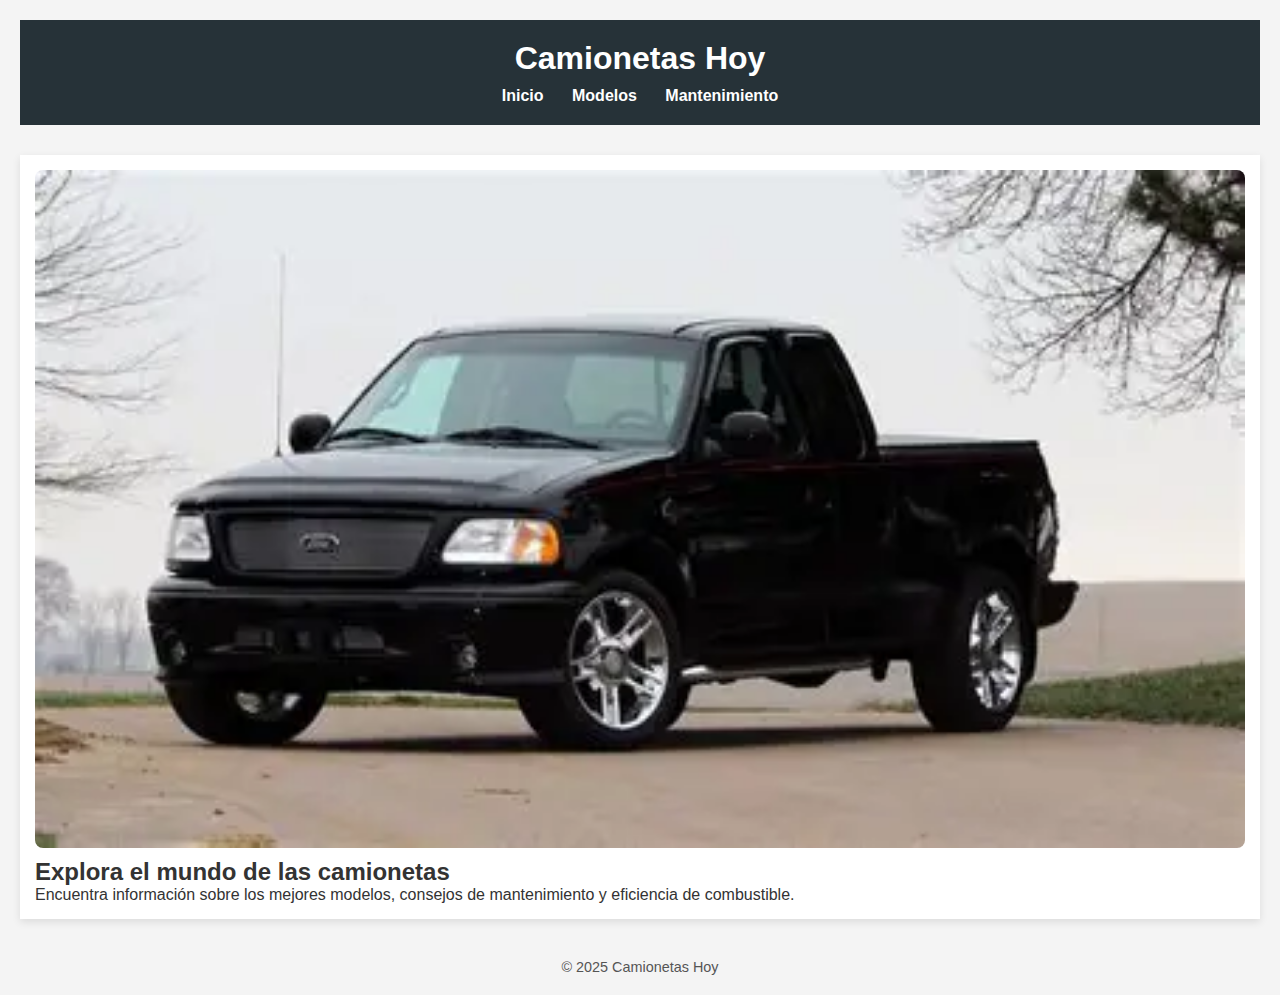
<file: L/index.html>
<!DOCTYPE html>
<html lang="es">
<head>
  <meta charset="UTF-8" />
  <meta name="viewport" content="width=device-width, initial-scale=1.0"/>
  <title>Camionetas Hoy</title>
  <link rel="stylesheet" href="estilos.css" />
</head>
<body>
  <header>
    <h1>Camionetas Hoy</h1>
    <nav>
      <a href="index.html">Inicio</a>
      <a href="modelos.html">Modelos</a>
      <a href="mantenimiento.html">Mantenimiento</a>
    </nav>
  </header>

  <main>
    <section class="contenido">
      <article>
        <img src="Fotos/inicio.webp" alt="Camioneta moderna">
        <h2>Explora el mundo de las camionetas</h2>
        <p>Encuentra información sobre los mejores modelos, consejos de mantenimiento y eficiencia de combustible.</p>
      </article>
    </section>
  </main>

  <footer>
    <p>&copy; 2025 Camionetas Hoy</p>
  </footer>
</body>
</html>
</file>
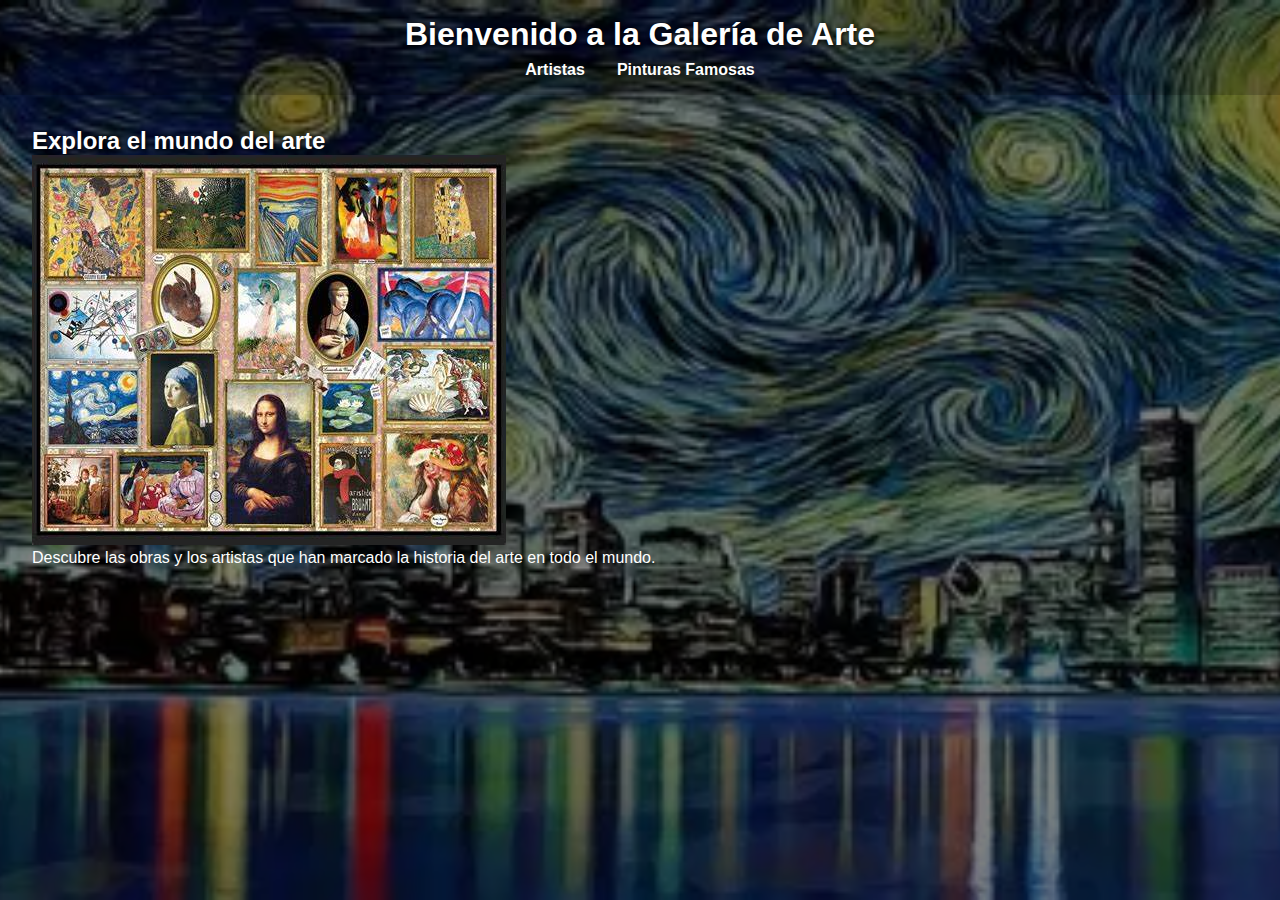
<file: N/index.html>
<!DOCTYPE html>
<html lang="es">
<head>
  <meta charset="UTF-8">
  <meta name="viewport" content="width=device-width, initial-scale=1">
  <title>Galería de Arte</title>
  <link rel="stylesheet" href="estilos.css">
</head>
<body class="inicio">
  <header>
    <h1>Bienvenido a la Galería de Arte</h1>
    <nav>
      <ul>
        <li><a href="artistas.html">Artistas</a></li>
        <li><a href="pinturas.html">Pinturas Famosas</a></li>
      </ul>
    </nav>
  </header>
  <main>
    <section>
      <h2>Explora el mundo del arte</h2>
      <img src="F/P0.jpeg" alt="">
      <p>Descubre las obras y los artistas que han marcado la historia del arte en todo el mundo.</p>
    </section>
  </main>
</body>
</html>
</file>
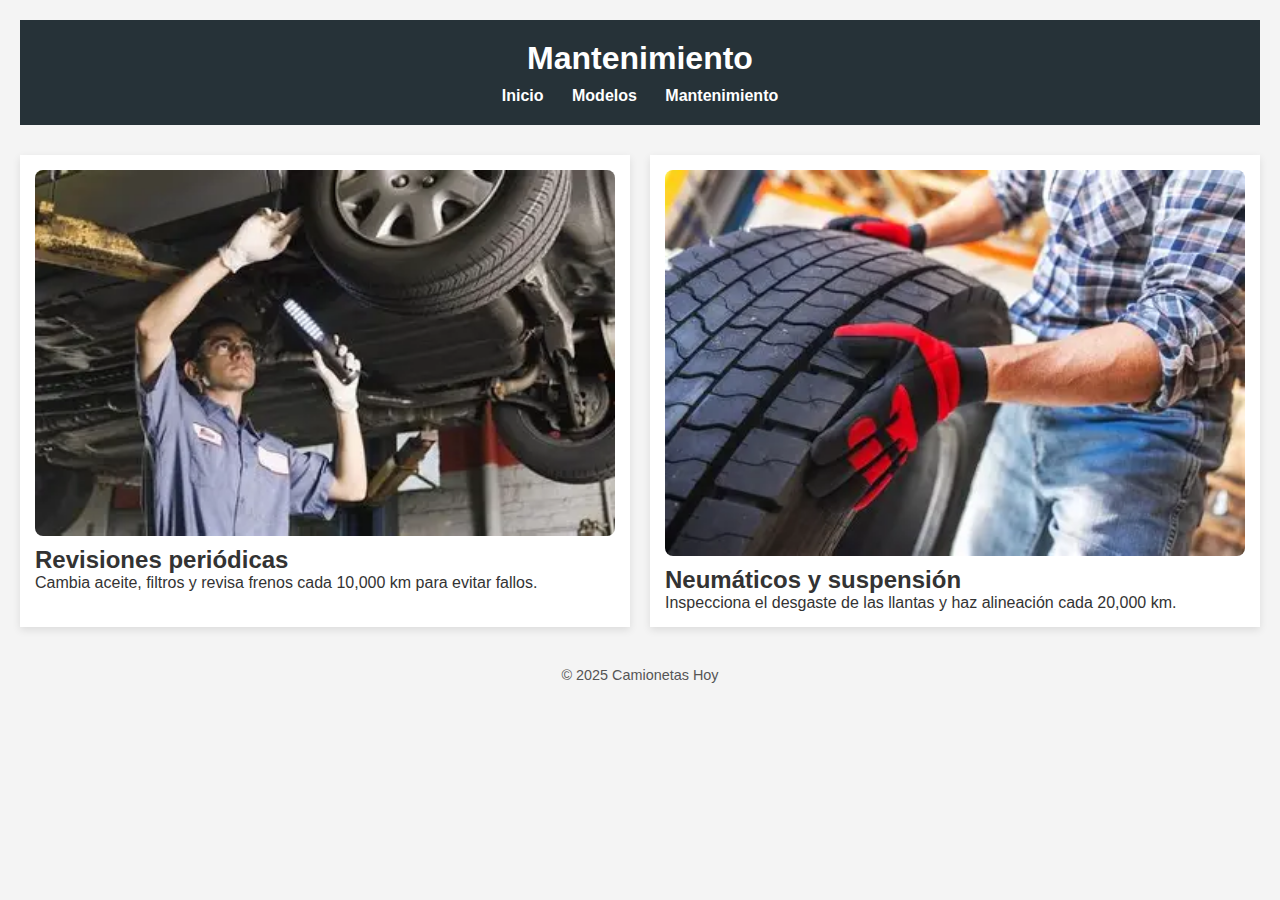
<file: L/mantenimiento.html>
<!DOCTYPE html>
<html lang="es">
<head>
  <meta charset="UTF-8" />
  <meta name="viewport" content="width=device-width, initial-scale=1.0"/>
  <title>Mantenimiento</title>
  <link rel="stylesheet" href="estilos.css" />
</head>
<body>
  <header>
    <h1>Mantenimiento</h1>
    <nav>
      <a href="index.html">Inicio</a>
      <a href="modelos.html">Modelos</a>
      <a href="mantenimiento.html">Mantenimiento</a>
    </nav>
  </header>

  <main>
    <section class="contenido">
      <article>
        <img src="Fotos/M1.webp" alt="">
        <h2>Revisiones periódicas</h2>
        <p>Cambia aceite, filtros y revisa frenos cada 10,000 km para evitar fallos.</p>
      </article>
      <article>
        <img src="Fotos/M2.webp" alt="">
        <h2>Neumáticos y suspensión</h2>
        <p>Inspecciona el desgaste de las llantas y haz alineación cada 20,000 km.</p>
      </article>
    </section>
  </main>

  <footer>
    <p>&copy; 2025 Camionetas Hoy</p>
  </footer>
</body>
</html>
</file>
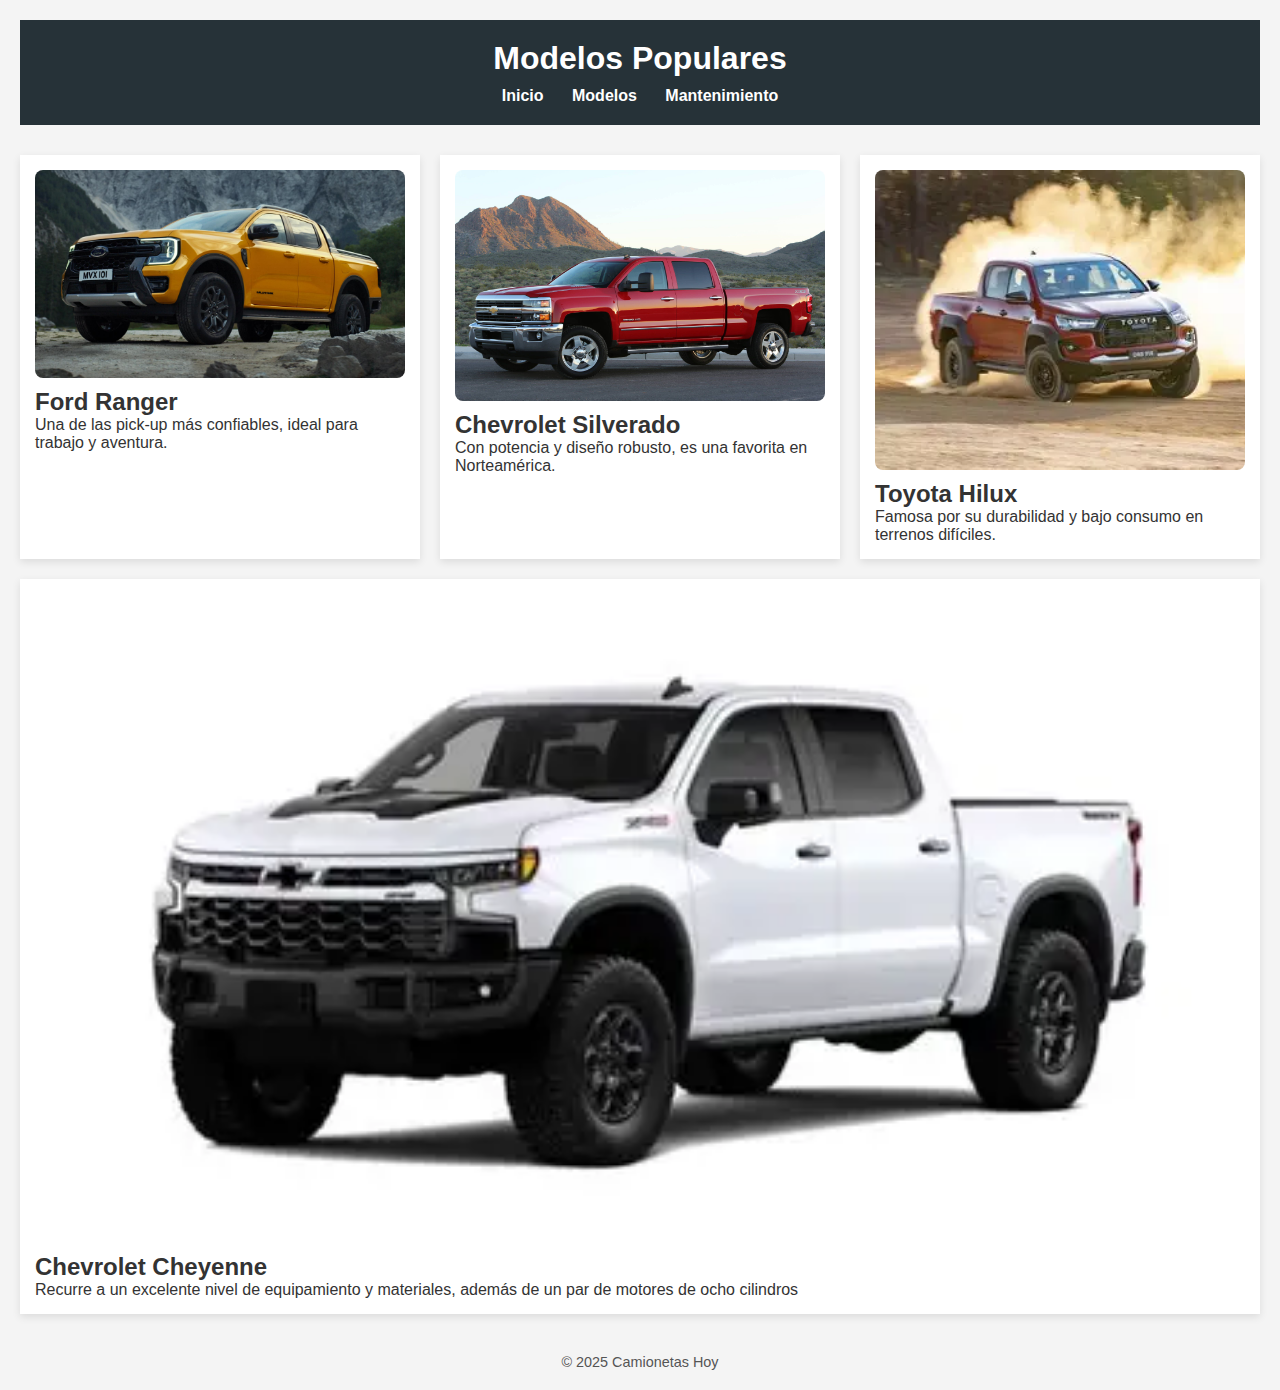
<file: L/modelos.html>
<!DOCTYPE html>
<html lang="es">
<head>
  <meta charset="UTF-8" />
  <meta name="viewport" content="width=device-width, initial-scale=1.0"/>
  <title>Modelos Populares</title>
  <link rel="stylesheet" href="estilos.css" />
</head>
<body>
  <header>
    <h1>Modelos Populares</h1>
    <nav>
      <a href="index.html">Inicio</a>
      <a href="modelos.html">Modelos</a>
      <a href="mantenimiento.html">Mantenimiento</a>
    </nav>
  </header>

  <main>
    <section class="contenido">
      <article>
        <img src="Fotos/Ford.jpeg" alt="">
        <h2>Ford Ranger</h2>
        <p>Una de las pick-up más confiables, ideal para trabajo y aventura.</p>
      </article>
      <article>
        <img src="Fotos/silverado.jpg" alt="">
        <h2>Chevrolet Silverado</h2>
        <p>Con potencia y diseño robusto, es una favorita en Norteamérica.</p>
      </article>
      <article>
        <img src="Fotos/hilux.webp" alt="">
        <h2>Toyota Hilux</h2>
        <p>Famosa por su durabilidad y bajo consumo en terrenos difíciles.</p>
      </article>
      <article>
        <img src="Fotos/cheyene.webp" alt="">
        <h2>Chevrolet Cheyenne</h2>
        <p>Recurre a un excelente nivel de equipamiento y materiales, además de un par de motores de ocho cilindros</p>
      </article>
    </section>
  </main>

  <footer>
    <p>&copy; 2025 Camionetas Hoy</p>
  </footer>
</body>
</html>
</file>
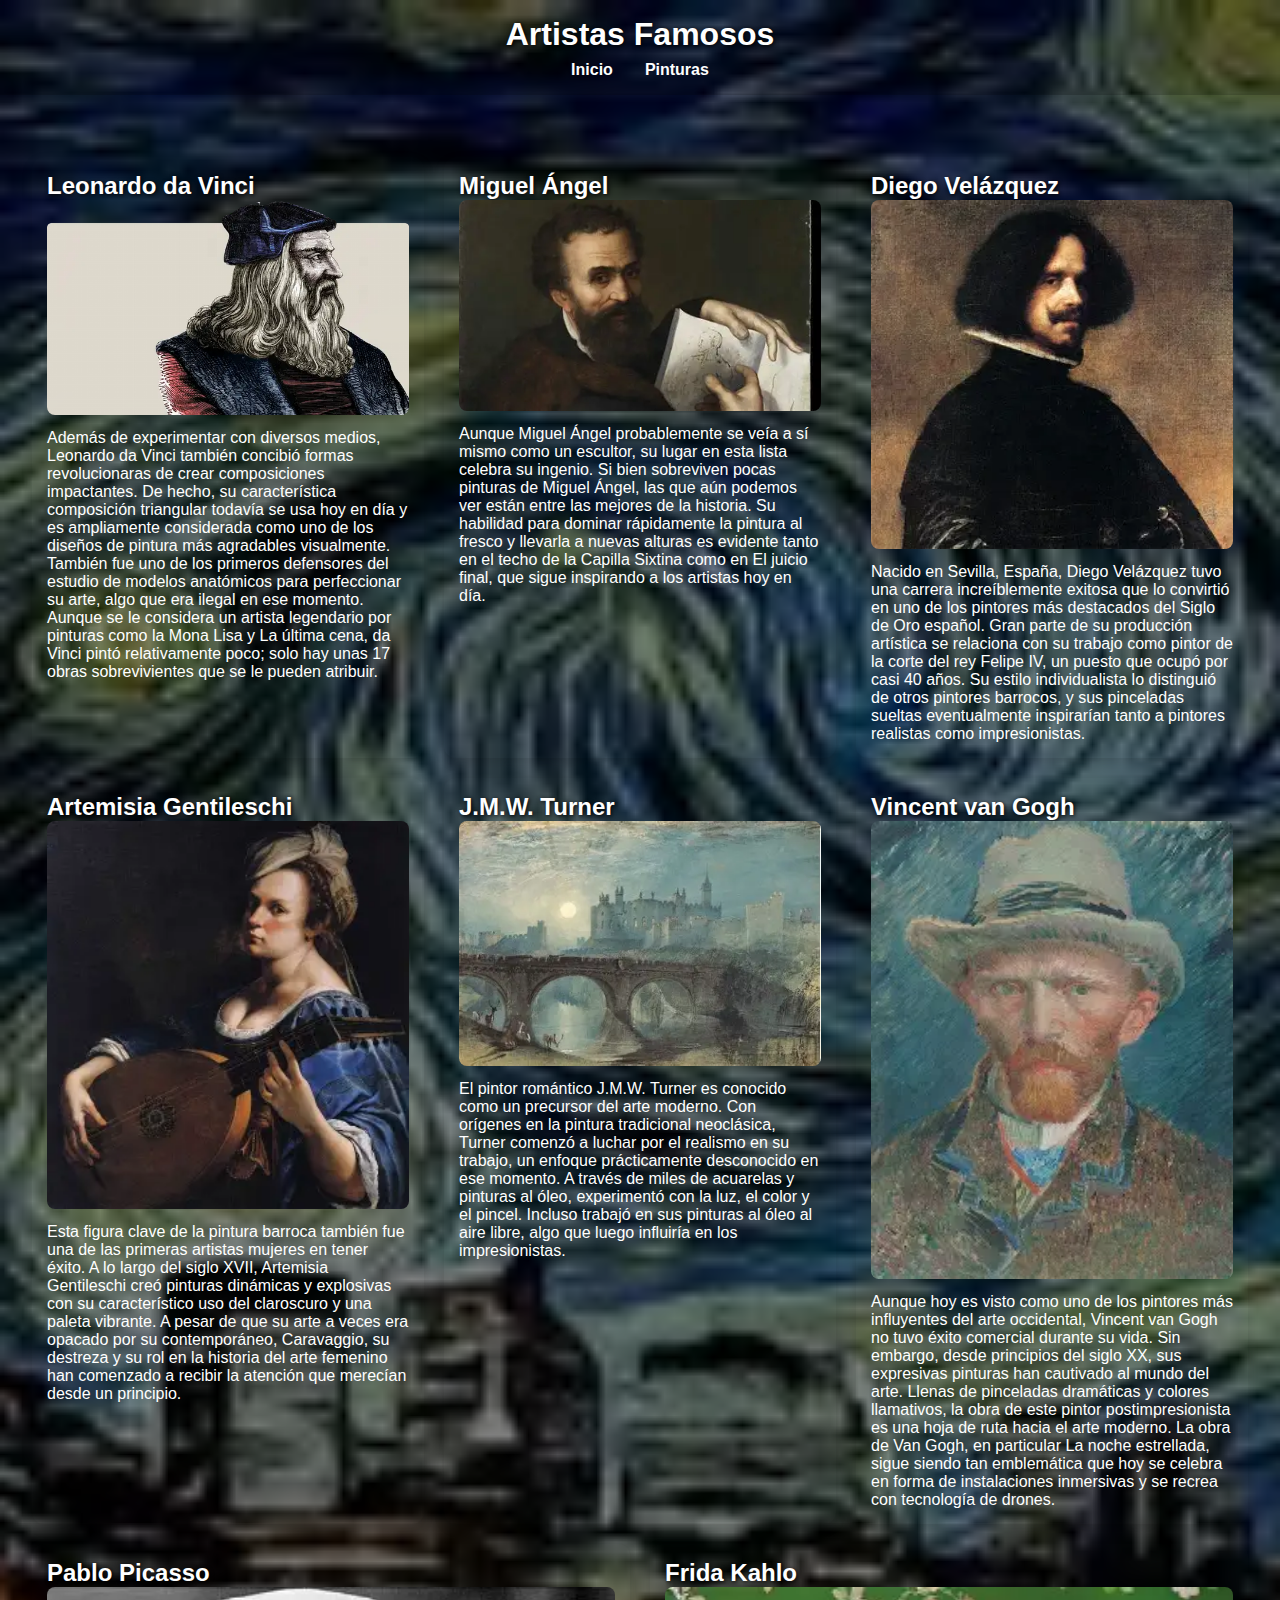
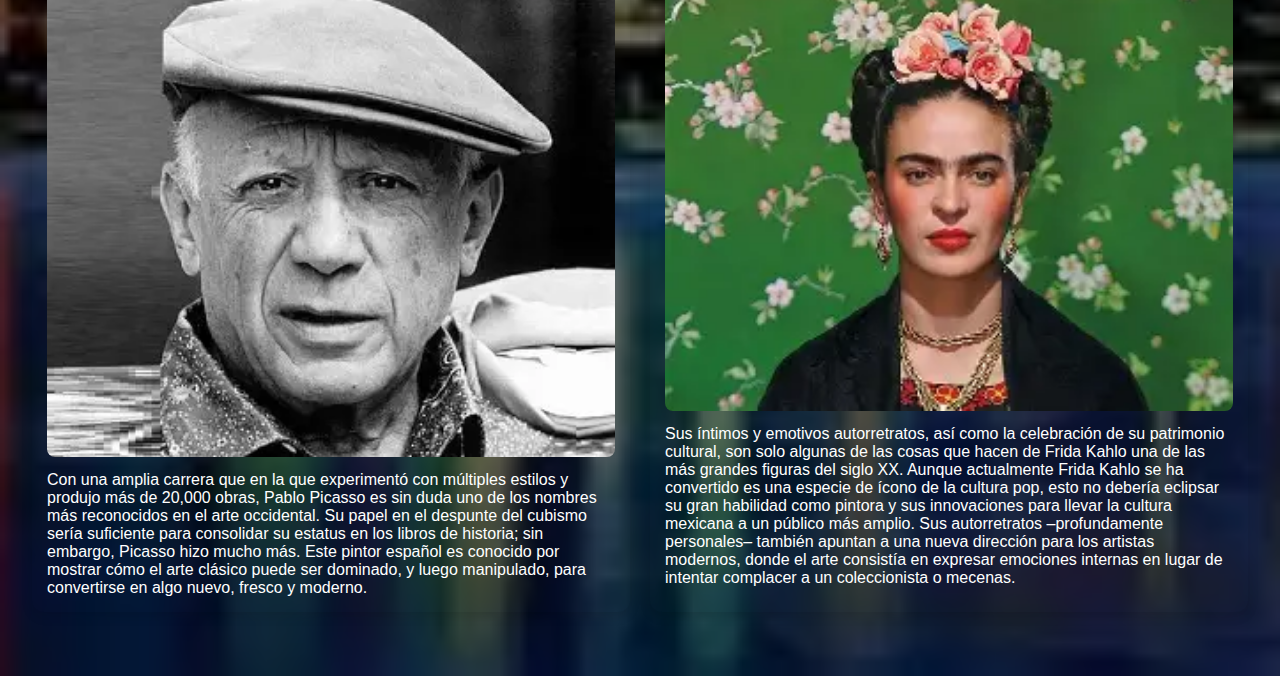
<file: N/artistas.html>
<!DOCTYPE html>
<html lang="es">
<head>
  <meta charset="UTF-8" />
  <meta name="viewport" content="width=device-width, initial-scale=1" />
  <title>Artistas Famosos</title>
  <link rel="stylesheet" href="estilos.css" />
</head>
<body class="artistas">
  <header>
    <h1>Artistas Famosos</h1>
    <nav>
      <ul>
        <li><a href="index.html">Inicio</a></li>
        <li><a href="pinturas.html">Pinturas</a></li>
      </ul>
    </nav>
  </header>
  <main>
    <section class="contenido">
        <article>
      <h2>Leonardo da Vinci</h2>
      <img src="F/A1.webp" alt="">
      <p>Además de experimentar con diversos medios, Leonardo da Vinci también concibió formas revolucionaras de crear composiciones impactantes. De hecho, su característica composición triangular todavía se usa hoy en día y es ampliamente considerada como uno de los diseños de pintura más agradables visualmente. También fue uno de los primeros defensores del estudio de modelos anatómicos para perfeccionar su arte, algo que era ilegal en ese momento.
Aunque se le considera un artista legendario por pinturas como la Mona Lisa y La última cena, da Vinci pintó relativamente poco; solo hay unas 17 obras sobrevivientes que se le pueden atribuir.</p>
    </article>
        <article>   
      <h2>Miguel Ángel</h2>
      <img src="F/A2.webp" alt="">
      <p>Aunque Miguel Ángel probablemente se veía a sí mismo como un escultor, su lugar en esta lista celebra su ingenio. Si bien sobreviven pocas pinturas de Miguel Ángel, las que aún podemos ver están entre las mejores de la historia. Su habilidad para dominar rápidamente la pintura al fresco y llevarla a nuevas alturas es evidente tanto en el techo de la Capilla Sixtina como en El juicio final, que sigue inspirando a los artistas hoy en día.</p>
    </article>
        <article>
      <h2>Diego Velázquez</h2>
      <img src="F/A3.webp" alt="">
      <p>Nacido en Sevilla, España, Diego Velázquez tuvo una carrera increíblemente exitosa que lo convirtió en uno de los pintores más destacados del Siglo de Oro español. Gran parte de su producción artística se relaciona con su trabajo como pintor de la corte del rey Felipe IV, un puesto que ocupó por casi 40 años. Su estilo individualista lo distinguió de otros pintores barrocos, y sus pinceladas sueltas eventualmente inspirarían tanto a pintores realistas como impresionistas.</p>
    </article>
    <article>
      <h2>Artemisia Gentileschi</h2>
      <img src="F/A4.webp" alt="">
      <p>Esta figura clave de la pintura barroca también fue una de las primeras artistas mujeres en tener éxito. A lo largo del siglo XVII, Artemisia Gentileschi creó pinturas dinámicas y explosivas con su característico uso del claroscuro y una paleta vibrante. A pesar de que su arte a veces era opacado por su contemporáneo,  Caravaggio, su destreza y su rol en la historia del arte femenino han comenzado a recibir la atención que merecían desde un principio.</p>
    </article>
    <article>
      <h2>J.M.W. Turner</h2>
      <img src="F/A5.webp" alt="">
      <p>El pintor romántico J.M.W. Turner es conocido como un precursor del arte moderno. Con orígenes en la pintura tradicional neoclásica, Turner comenzó a luchar por el realismo en su trabajo, un enfoque prácticamente desconocido en ese momento. A través de miles de acuarelas y pinturas al óleo, experimentó con la luz, el color y el pincel. Incluso trabajó en sus pinturas al óleo al aire libre, algo que luego influiría en los impresionistas.</p>
    </article>
    <article>
      <h2>Vincent van Gogh</h2>
      <img src="F/A6.webp" alt="">
      <p>Aunque hoy es visto como uno de los pintores más influyentes del arte occidental, Vincent van Gogh no tuvo éxito comercial durante su vida. Sin embargo, desde principios del siglo XX, sus expresivas pinturas han cautivado al mundo del arte. Llenas de pinceladas dramáticas y colores llamativos, la obra de este pintor postimpresionista es una hoja de ruta hacia el arte moderno. La obra de Van Gogh, en particular La noche estrellada, sigue siendo tan emblemática que hoy se celebra en forma de instalaciones inmersivas y se recrea con tecnología de drones.</p>
    </article>
    <article>
      <h2>Pablo Picasso</h2>
      <img src="F/A7.webp" alt="">
      <p>Con una amplia carrera que en la que experimentó con múltiples estilos y produjo más de 20,000 obras, Pablo Picasso es sin duda uno de los nombres más reconocidos en el arte occidental. Su papel en el despunte del cubismo sería suficiente para consolidar su estatus en los libros de historia; sin embargo, Picasso hizo mucho más. Este pintor español es conocido por mostrar cómo el arte clásico puede ser dominado, y luego manipulado, para convertirse en algo nuevo, fresco y moderno.</p>
    </article>
    <article>
      <h2>Frida Kahlo</h2>
      <img src="F/A8.webp" alt="">
<p>Sus íntimos y emotivos autorretratos, así como la celebración de su patrimonio cultural, son solo algunas de las cosas que hacen de Frida Kahlo una de las más grandes figuras del siglo XX. Aunque actualmente Frida Kahlo se ha convertido es una especie de ícono de la cultura pop, esto no debería eclipsar su gran habilidad como pintora y sus innovaciones para llevar la cultura mexicana a un público más amplio. Sus autorretratos –profundamente personales– también apuntan a una nueva dirección para los artistas modernos, donde el arte consistía en expresar emociones internas en lugar de intentar complacer a un coleccionista o mecenas.</p>
    </article>
</section>
  </main>
</body>
</html>
</file>
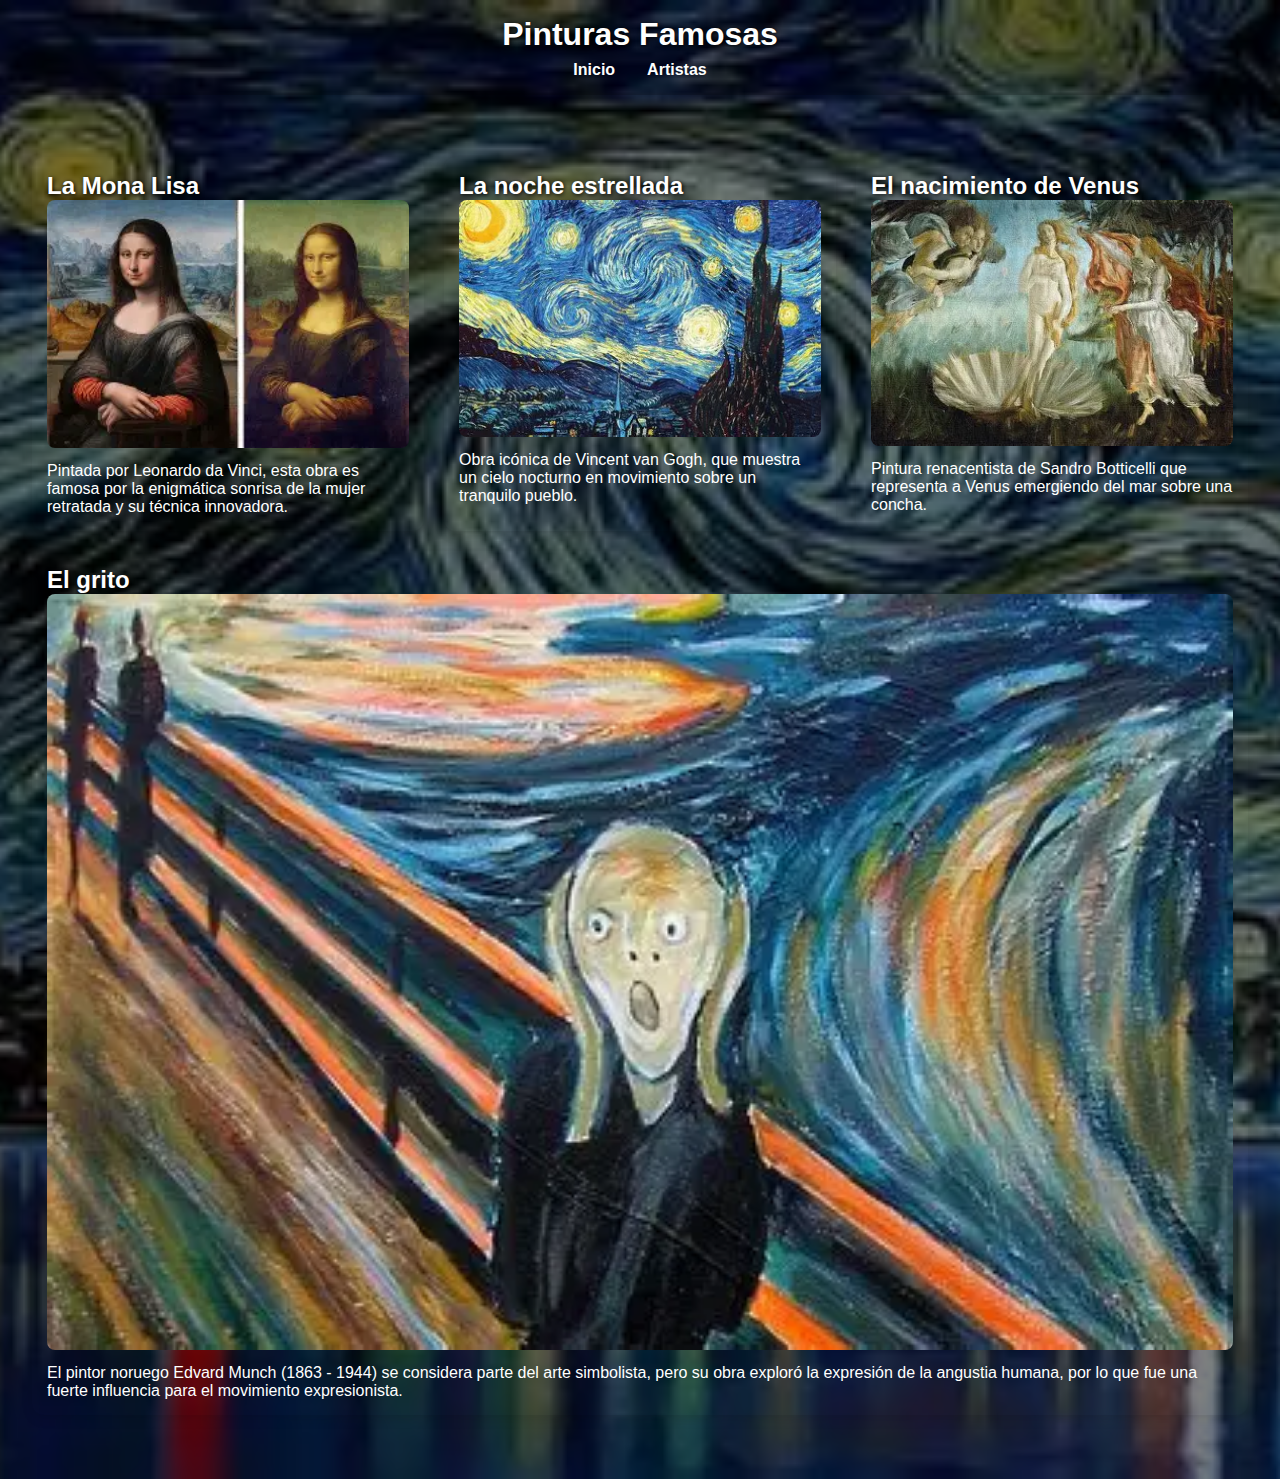
<file: N/pinturas.html>
<!DOCTYPE html>
<html lang="es">
<head>
  <meta charset="UTF-8" />
  <meta name="viewport" content="width=device-width, initial-scale=1" />
  <title>Pinturas Famosas</title>
  <link rel="stylesheet" href="estilos.css" />
</head>
<body class="pinturas">
  <header>
    <h1>Pinturas Famosas</h1>
    <nav>
      <ul>
        <li><a href="index.html">Inicio</a></li>
        <li><a href="artistas.html">Artistas</a></li>
      </ul>
    </nav>
  </header>
  <main>
    <section class="contenido">
        <article>
      <h2>La Mona Lisa</h2>
      <img src="F/P1.webp" alt="">
      <p>Pintada por Leonardo da Vinci, esta obra es famosa por la enigmática sonrisa de la mujer retratada y su técnica innovadora.</p>
    </article>

        <article>
            
      <h2>La noche estrellada</h2>
      <img src="F/P2.webp" alt="">
      <p>Obra icónica de Vincent van Gogh, que muestra un cielo nocturno en movimiento sobre un tranquilo pueblo.</p>
    </article>
        <article>
      <h2>El nacimiento de Venus</h2>
      <img src="F/P3.webp" alt="">
      <p>Pintura renacentista de Sandro Botticelli que representa a Venus emergiendo del mar sobre una concha.</p>
    </article>
    <article>
      <h2>El grito</h2>
      <img src="F/P4.webp" alt="">
      <p>El pintor noruego Edvard Munch (1863 - 1944) se considera parte del arte simbolista, pero su obra exploró la expresión de la angustia humana, por lo que fue una fuerte influencia para el movimiento expresionista.</p>
    </article>
</section>
  </main>
</body>
</html>
</file>
<file: L/estilos.css>
* {
  box-sizing: border-box;
  margin: 0;
  padding: 0;
}

body {
  font-family: Arial, sans-serif;
  background-color: #f4f4f4;
  color: #333;
  padding: 20px;
}

header {
  background-color: #263238;
  color: white;
  padding: 20px;
  text-align: center;
}

nav {
  margin-top: 10px;
}

nav a {
  color: #ffffff;
  margin: 0 12px;
  text-decoration: none;
  font-weight: bold;
}

nav a:hover {
  text-decoration: underline;
}

.contenido {
  display: flex;
  flex-wrap: wrap;
  gap: 20px;
  margin-top: 30px;
}

.contenido article {
  flex: 1 1 300px;
  background-color: white;
  padding: 15px;
  box-shadow: 0 3px 8px rgba(0,0,0,0.1);
}

.contenido img {
  width: 100%;
  border-radius: 8px;
  margin-bottom: 10px;
}

section img{
  display: flex;
}
footer {
  margin-top: 40px;
  text-align: center;
  font-size: 0.9em;
  color: #555;
}


@media (max-width: 768px) {
  .contenido {
    flex-direction: column;
  }

  nav {
    display: flex;
    flex-direction: column;
    gap: 10px;
    align-items: center;
  }
}
</file>
<file: N/estilos.css>
* {
  margin: 0;
  padding: 0;
  box-sizing: border-box;
}

body {
  font-family: 'Segoe UI', sans-serif;
  color: #fff;
  min-height: 100vh;
  display: flex;
  flex-direction: column;
}

header {
  background-color: rgba(0, 0, 0, 0.6);
  padding: 1rem;
  text-align: center;
}

nav ul {
  display: flex;
  justify-content: center;
  gap: 2rem;
  list-style: none;
  margin-top: 0.5rem;
}

nav a {
  color: #fff;
  text-decoration: none;
  font-weight: bold;
  transition: color 0.3s ease;
}

nav a:hover {
  color: #ffd700;
}

main {
  flex: 1;
  padding: 2rem;
  background-color: rgba(0, 0, 0, 0.5);
}

section {
  margin-bottom: 2rem;
}
.contenido {
  display: flex;
  flex-wrap: wrap;
  gap: 20px;
  margin-top: 30px;
  border-radius: 30%;
}

.contenido article {
  flex: 1 1 300px;
  padding: 15px;
  border-radius: 12px;
  box-shadow: 0 4px 12px rgba(0,0,0,0.1);
  transition: transform 0.3s ease;
}

.contenido article:hover {
  transform: scale(1.02);
}

.contenido img {
  width: 100%;
  height: auto;
  border-radius: 8px;
  margin-bottom: 10px;
}

h1, h2 {
  text-shadow: 1px 1px 4px #000;
}


body.inicio {
  background: url("F/OIP.webp") no-repeat center center/cover;
}

body.artistas {
  background: url('F/OIP.webp') no-repeat center center/cover;
}

body.pinturas {
  background: url('F/OIP.webp') no-repeat center center/cover;
}

@media (max-width: 768px) {
  nav ul {
    flex-direction: column;
    gap: 1rem;
  }

  main {
    padding: 1rem;
  }

  h1 {
    font-size: 1.6rem;
  }

  h2 {
    font-size: 1.3rem;
  }
}
</file>
